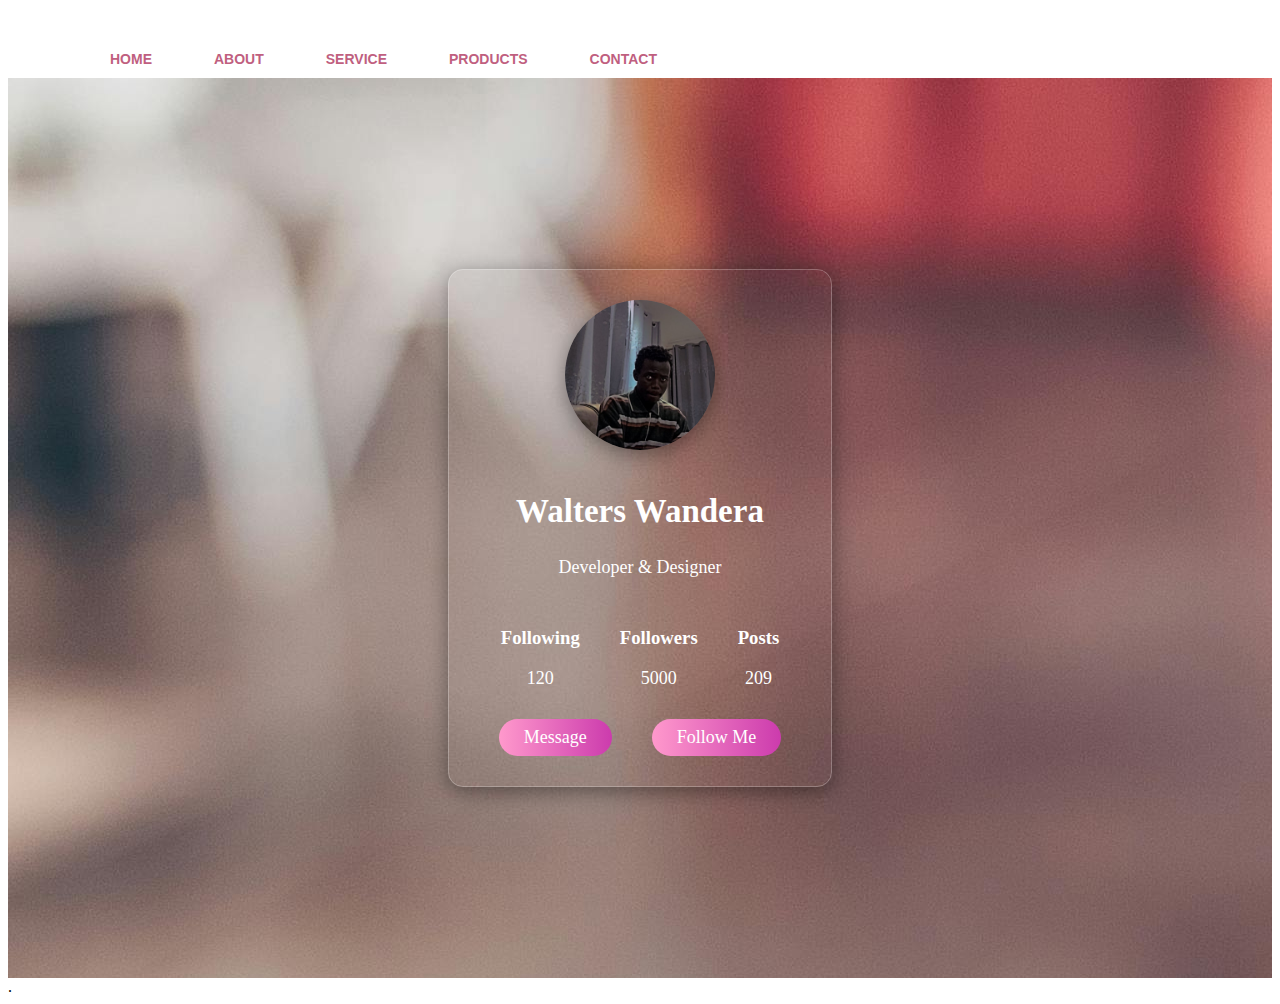
<file: walters_project1/contact.html>
<!DOCTYPE html>
<html lang="en">

<head>
    <title>HOME</title>
    <link rel="stylesheet" href="style_cont.css">
</head>
</div>
<div class="menu">
    <ul>
        <li><a href="index.html">HOME</a></li>
        <li><a href="about.html">ABOUT</a></li>
        <li><a href="service.html">SERVICE</a></li>
        <li><a href="products.html">PRODUCTS</a></li>
        <li><a href="contact.html">CONTACT</a></li>
    </ul>
</div>

<section class="main">
    <div class="profile-card">
        <div class="image">
            <img src="images/walt.jpg" alt="" class="profile-pic">
        </div>
        <div class="data">
            <h2>Walters Wandera</h2>
            <span>Developer & Designer</span>
        </div>
        <div class="row">
            <div class="info">
                <h3>Following</h3>
                <span>120</span>
            </div>
            <div class="info">
                <h3>Followers</h3>
                <span>5000</span>
            </div>
            <div class="info">
                <h3>Posts</h3>
                <span>209</span>
            </div>
        </div>
        <div class="buttons">
            <a href="https://www.instagram.com/" class="btn">Message</a>
            <a href="https://www.instagram.com/_astro.walt/" class="btn">Follow Me</a>
        </div>
    </div>
</section>

</body>

</html>


.
</file>
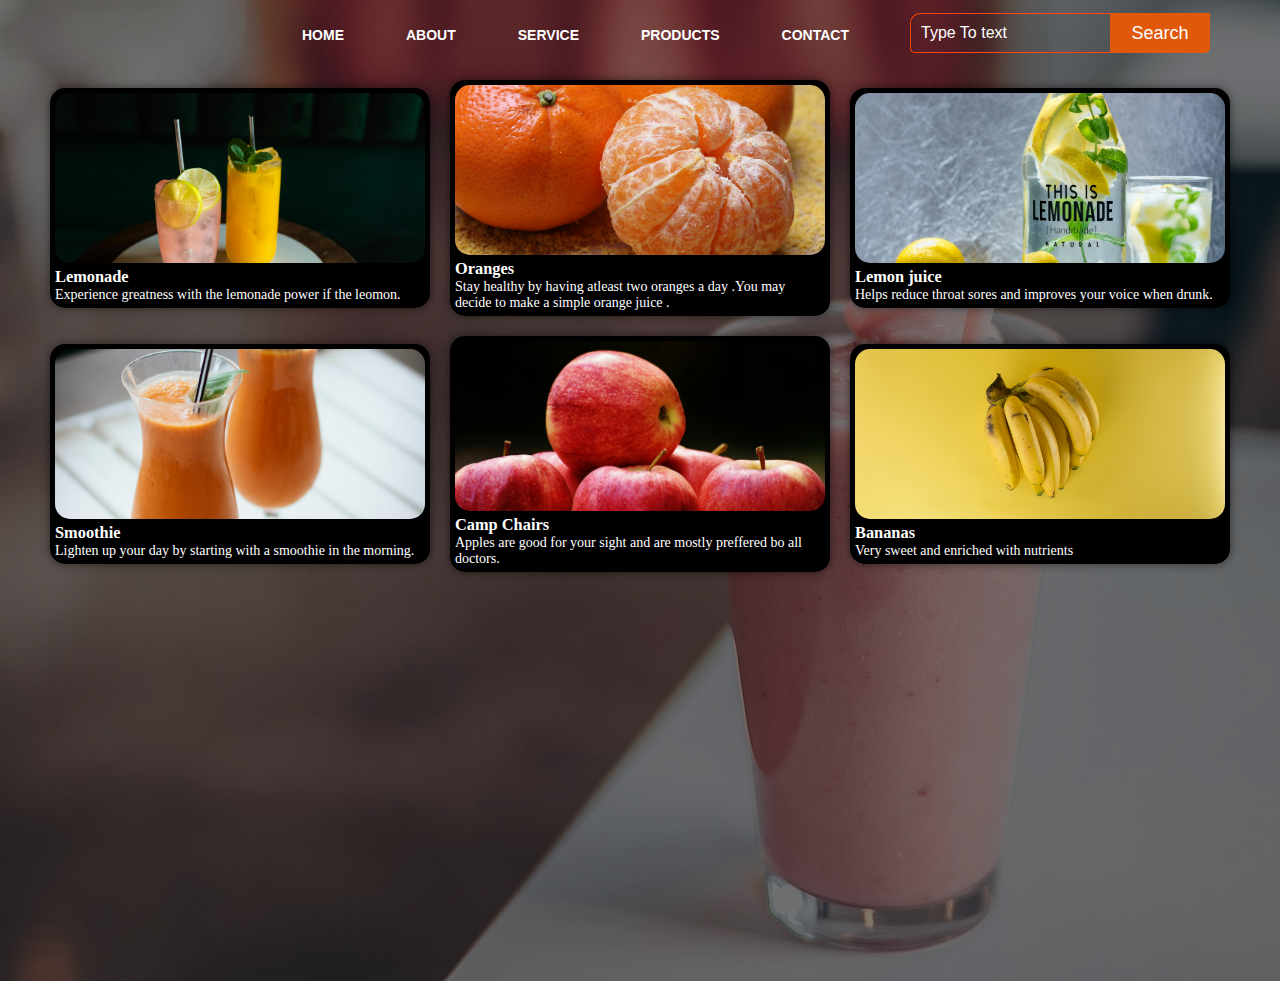
<file: walters_project1/products.html>
<!DOCTYPE html>
<html lang="en">

<head>
    <title>HOME</title>
    <link rel="stylesheet" href="style.css">
    <link rel="stylesheet" href="style_pros.css">
</head>

<body>

    <div class="main">
        <div class="navbar">
            <div class="icon">
                <h2 class="logo"></h2>
            </div>

            <div class="menu">
                <ul>
                    <li><a href="index.html">HOME</a></li>
                    <li><a href="about.html">ABOUT</a></li>
                    <li><a href="service.html">SERVICE</a></li>
                    <li><a href="products.html">PRODUCTS</a></li>
                    <li><a href="contact.html">CONTACT</a></li>
                </ul>
            </div>

            <div class="search">
                <input class="srch" type="search" name="" placeholder="Type To text">
                <a href="#"> <button class="btn">Search</button></a>
            </div>


            <section class="services" id="services">
                <ul class="cards">
                    <li class="card">
                        <img src="images/cocktail.jpg" alt="img">
                        <h3>Lemonade</h3>
                        <p>Experience greatness with the lemonade power if the leomon.</p>
                    </li>
                    <li class="card">
                        <img src="images/oranges.jpg" alt="img">
                        <h3>Oranges</h3>
                        <p>Stay healthy by having atleast two oranges a day .You may decide to make a simple orange juice .</p>
                    </li>
                    <li class="card">
                        <img src="images/lemonade.jpg" alt="img">
                        <h3>Lemon juice</h3>
                        <p>Helps reduce throat sores and improves your voice when drunk.</p>
                    </li>
                    <li class="card">
                        <img src="images/smoothie2.jpg" alt="img">
                        <h3>Smoothie</h3>
                        <p>Lighten up your day by starting with a smoothie in the morning.</p>
                    </li>
                    <li class="card">
                        <img src="images/apples.jpg" alt="img">
                        <h3>Camp Chairs</h3>
                        <p>Apples are good for your  sight and are mostly preffered bo all doctors.</p>
                    </li>
                    <li class="card">
                        <img src="images/bananas.jpg" alt="img">
                        <h3>Bananas</h3>
                        <p>Very sweet and enriched with nutrients</p>
                    </li>
                </ul>
            </section>
</body>

</html>
</file>
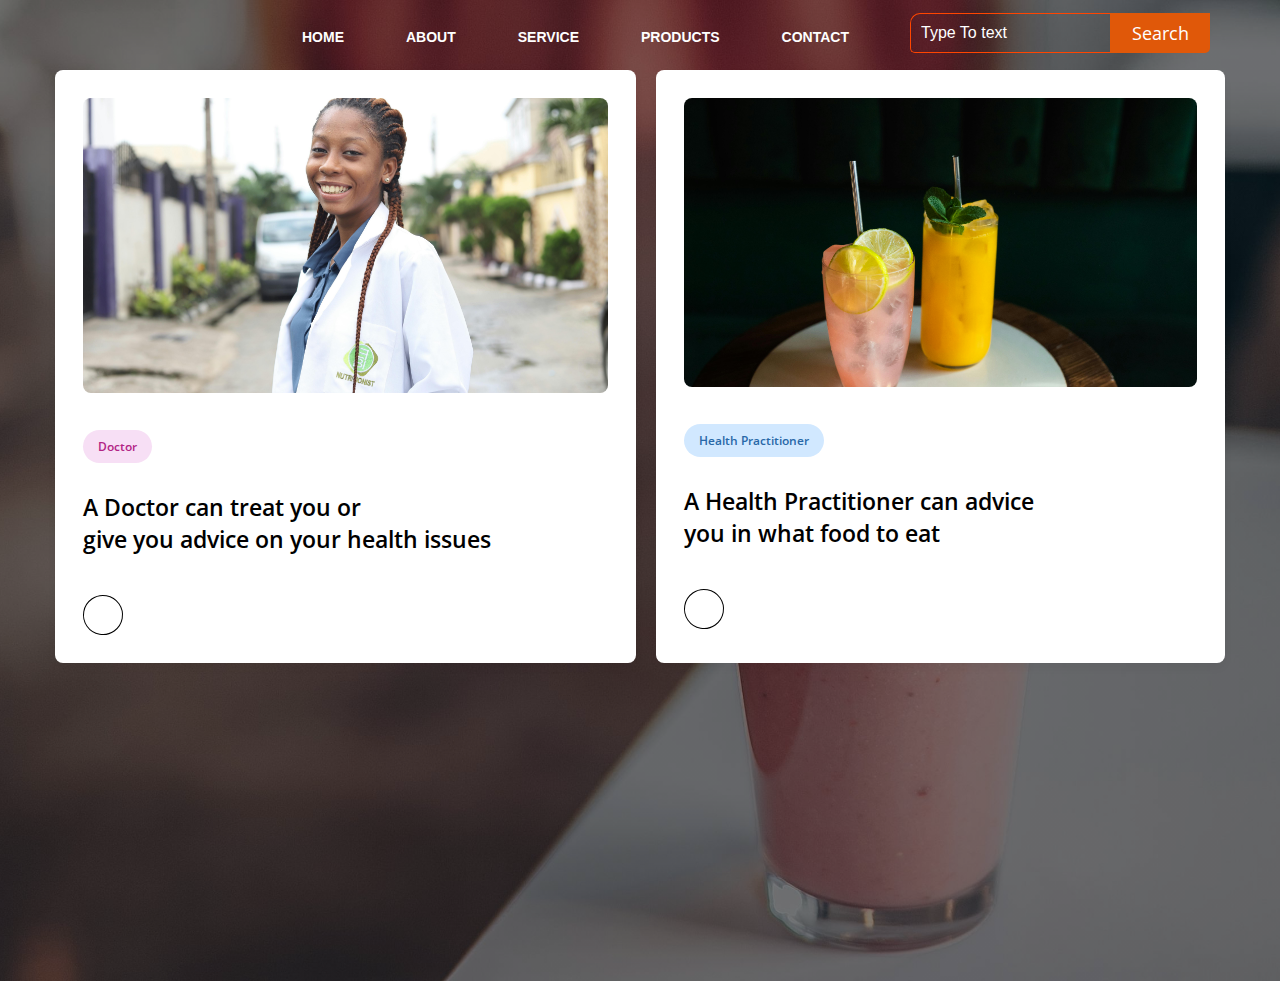
<file: walters_project1/service.html>
<!DOCTYPE html>
<html lang="en">

<head>
    <title>HOME</title>
    <link rel="stylesheet" href="style.css">
    <link rel="stylesheet" href="style_serv.css">
</head>

<body>

    <div class="main">
        <div class="navbar">
            <div class="icon">
                <h2 class="logo"></h2>
            </div>

            <div class="menu">
                <ul>
                    <li><a href="index.html">HOME</a></li>
                    <li><a href="about.html">ABOUT</a></li>
                    <li><a href="service.html">SERVICE</a></li>
                    <li><a href="products.html">PRODUCTS</a></li>
                    <li><a href="contact.html">CONTACT</a></li>
                </ul>
            </div>

            <div class="search">
                <input class="srch" type="search" name="" placeholder="Type To text">
                <a href="#"> <button class="btn">Search</button></a>
            </div>

            <div class="card-list">
                <a href="#" class="card-item">
                    <img src="images/health1.jpg" alt="Card Image">
                    <span class="developer">Doctor</span>
                    <h3>A Doctor can treat you or <br>give you advice on your health issues</h3>
                    <div class="arrow">
                        <i class="fas fa-arrow-right card-icon"></i>
                    </div>
                </a>
                <a href="#" class="card-item">
                    <img src="images/cocktail.jpg" alt="Card Image">
                    <span class="designer">Health Practitioner</span>
                    <h3>A Health Practitioner can advice <br>you in what food to eat </h3>
                    <div class="arrow">
                        <i class="fas fa-arrow-right card-icon"></i>
                    </div>
                </a>
            </div>

</body>
</file>
<file: walters_project1/style_cont.css>
@import url('https://fonts.googleapis.com/css2?family=Poppins:wght@200;300;400;500&display=swap');

.main{
  width: 100%;
  height: 100vh;
  display: flex;
  align-items: center;
  justify-content: center;
  background-image: url(1.jpg);
}
.profile-card{
  display: flex;
  flex-direction: column;
  align-items: center;
  max-width: auto;
  width: auto;
  border-radius: 15px;
  padding: 30px;
  border: 1px solid #ffffff40;
  box-shadow: 0 5px 20px rgba(0,0,0,0.4);
  color: #fff;
}
.image{
  position: relative;
  height: 150px;
  width: 150px;
}
.image .profile-pic{
  width: 100%;
  height: 100%;
  object-fit: cover;
  border-radius: 50%;
  box-shadow: 0 5px 20px rgba(0,0,0,0.4);
}
.data{
  display: flex;
  flex-direction: column;
  align-items: center;
  margin-top: 15px;
}
.data h2{
  font-size: 33px;
  font-weight: 600;
}
span{
  font-size: 18px;
}
.row{
  display: flex;
  align-items: center;
  margin-top: 30px;
}
.row .info{
  text-align: center;
  padding: 0 20px;
}
.buttons{
  display: flex;
  align-items: center;
  margin-top: 30px;
}
.buttons .btn{
  color: #fff;
  text-decoration: none;
  margin: 0 20px;
  padding: 8px 25px;
  border-radius: 25px;
  font-size: 18px;
  white-space: nowrap;
  background: linear-gradient(to left, #cc3bad 0%, #ff99cc 100%);
}
.buttons .btn:hover{
  box-shadow: inset 0 5px 20px rgba(0,0,0,0.4);
}


.menu{
    width: 400px;
    float: left;
    height: 70px;
}

ul{
    float: left;
    display: flex;
    justify-content: center;
    align-items: center;
}

ul li{
    list-style: none;
    margin-left: 62px;
    margin-top: 27px;
    font-size: 14px;
    background: local;
}

ul li a{
    text-decoration: none;
    color: #c05f7f;
    font-family: Arial;
    font-weight: bold;
    transition: o.4s ease-in-out;
}

ul li a:hover{
    color: #e05809;
}
</file>
<file: walters_project1/style.css>
*{
    margin: 0;
    padding: 0;
}

.main{
    width: 100%;
    background: linear-gradient(to top, rgb(0,0,0,0.5)50%,rgb(0,0,0,0.5)50%),url(1.jpg);
    background-position: center;
    background-size: cover;
    height: 109vh;
}

.navbar{
    width: 1200px;
    height: 75px;
    margin: auto;
}

.icon{
    width: 200px;
    float: left;
    height: 70px;
}

.logo{
    color: white;
    font-size: 35px;
    font-family: Arial;
    padding-left: 20px;
    padding-right: 25px;
    float: left;
    background: #e05809;
    border-radius: 25px;
    width: max-content;
    margin-top: 20px;
}

.menu{
    width: 400px;
    float: left;
    height: 70px;
}

ul{
    float: left;
    display: flex;
    justify-content: center;
    align-items: center;
}

ul li{
    list-style: none;
    margin-left: 62px;
    margin-top: 27px;
    font-size: 14px;
}

ul li a{
    text-decoration: none;
    color: #fff;
    font-family: Arial;
    font-weight: bold;
    transition: o.4s ease-in-out;
}

ul li a:hover{
    color: #e05809;
}

.search{
    width: 330px;
    float: left;
    margin-left: 270px;
}

.srch{
    font-family: 'Times New Roman';
    width: 200px;
    height: 40px;
    background: transparent;
    border: 1px solid orangered;
    margin-top: 13px;
    color: #fff;
    border-right: none;
    font-size: 16px;
    float: left;
    padding: 10px;
    border-bottom-left-radius: 5px;
    border-top-left-radius: 10px;
}

.btn{
    width: 100px;
    height: 40px;
    background: #e05809;
    border: 2px solid #e05809;
    margin-top: 13px;
    color: #fff;
    font-size: 18px;
    border-bottom-right-radius: 5px;
    border-bottom-right-radius: 5px;
}

.btn:focus{ 
    outline: none;
}

.srch:focus{
    outline: none;
}

.content{
    width: 1200px;
    height: auto;
    margin: auto;
    color: #ffffff;
    position: relative;
}

.content .par{
    padding-left: 20px;
    padding-bottom: 25px;
    font-family: Arial;
    letter-spacing: 1.2px;
    line-height: 30px;
    padding-top: 25px;
}

.content h1{
    font-family: 'Times New Roman';
    font-size: 50px;
    padding-left: 20px;
    margin-top: 9%;
    letter-spacing: 2px;
}

.content .cn{
    width: 160px;
    height: 40px;
    background: #ff7200;
    border: none;
    margin-bottom: 10px;
    margin-left: 20px;
    font-size: 18px;
    border-radius: 10px;
    cursor: pointer;
    transition: 0.4s ease;
    font-family: Arial;
    font-weight: bold;
}

.content .cn a{
    text-decoration: none;
    color: #ffffff;
    transition: 3s ease;
}

.content .cn:hover{
    background-color: #8b7d7d;
}

.content span{
    color: #e05809;
    font-size: 60px;
}

.form{
    width: 250px;
    height: 380px;
    background: linear-gradient(to top, rgba(0,0,0.8)50%,rgba(0,0,0.8)50%);
    position: absolute;
    top: -20px;
    left: 870px;
    border-radius: 10px;
    padding: 25px;
}

.form h2{
    width: 220px;
    font-family: sans-serif;
    text-align: center;
    color: #ffffff;
    font-size: 22px;
    background-color: linear-gradient(to top, rgba(0,0,0.8)50%,rgba(0,0,0.8)50%);
    border-radius: 10px;
    padding: 10px;
    margin-top: -20px;
}

.form input{
    width: 240px;
    height: 35px;
    background: transparent;
    border-bottom: 1px solid #ff7200;
    border-top: none;
    border-right: none;
    border-left: none;
    outline: none;
    color: #fff;
    background: transparent;
    padding: 10px;
    font-size: 14px;
    font-family: sans-serif;
}

.form input:focus{
    outline: none;
}

::placeholder{
    color: #fff;
    font-family: Arial;
}

.btnn{
    width: 240px;
    height: 35px;
    outline: none;
    border: none;
    background: #ff7200;
    font-size: 18px;
    border-radius: 10px;
    cursor: pointer;
    color: #fff;
    font-family: sans-serif;
    margin-top: 30px;
}

.btnn:hover{
    background-color: #fff;
    color: #ff7200;
    font-family: sans-serif;
}

.btnn a{
    text-decoration: none;
    color: #000;
    font-family: sans-serif;
    font-weight: bold;
}

.form .link{
    font-family: Arial;
    font-size: 14px;
    text-align: center;
    margin-top: 20px;
}

.form .link a{
    text-decoration: none;
    color: #ff7200;
}

.form .link a:hover{
    text-decoration: underline;
}

.form .link a{
    text-decoration: none;
    color: #ff7200;
}

.liw{
    padding-top: 15px;
    padding-bottom: 15px;
    font-family: Arial;
    font-size: 14px;
    text-align: center;
}

.icons a{
    text-decoration: none;
    color: #fff;
}
.icons ion-icon{
    color: #fff;
    font-size: 30px;
    padding-left: 14px;
    padding-top: 5px;
    transition: 0.3s ease;
}
.icons ion-icon:hover{
    color: #ff7200;
}
</file>
<file: walters_project1/style_pros.css>
.cards {
    display: flex;
    flex-wrap: wrap;
    border: 15px;
}

.card {
    width: calc(100% / 3 - 20px);
    margin: 10px;
    position: relative;
    border-radius: 15px;
    background: linear-gradient(to top, rgba(0,0,0.8)50%,rgba(0,0,0.8)50%);
    color: #fff;
    padding: 5px;
    box-sizing: border-box;
    box-shadow: 0 0 10px rgba(0,0,0,0.5);
}

.card :hover {
    transform: scale(1.05);
    transition: 0.3s ease-in-out;
    background: #ca5280;
}

.card img {
    width: 100%;
    height: 170px;
    object-fit: cover;
    border-radius: 15px;
}

@media (max-width: 768px) {
  .card {
        width: calc(100% - 20px);
    }
}
</file>
<file: walters_project1/style_serv.css>
/* Importing Google font - Open Sans */
@import url('https://fonts.googleapis.com/css2?family=Open+Sans:wght@300;400;500;600;700&display=swap');
* {
    margin: 0;
    padding: 0;
    box-sizing: border-box;
    font-family: 'Open Sans', sans-serif;
}
body {
    background: #ecececdb;
}
.card-list {
    display: grid;
    grid-template-columns: repeat(auto-fill, minmax(300px, 1fr));
    max-width: 1250px;
    margin: 150px auto;
    padding: 20px;
    gap: 20px;
    display: flex;
    flex-direction: row;
    justify-content: space-between;
    width: 100%;
    margin: 0 auto;
    padding: 0 15px;
}
.card-list .card-item {
    background: #fff;
    padding: 26px;
    border-radius: 8px;
    box-shadow: 0px 5px 10px rgba(0, 0, 0, 0.04);
    list-style: none;
    cursor: pointer;
    text-decoration: none;
    border: 2px solid transparent;
    transition: border 0.5s ease;
}
.card-list .card-item:hover {
    border: 2px solid #000;
}
.card-list .card-item img {
    width: 100%;
    aspect-ratio: 16/9;
    border-radius: 8px;
    object-fit: cover;
}
.card-list span {
    display: inline-block;
    background: #F7DFF5;
    margin-top: 32px;
    padding: 8px 15px;
    font-size: 0.75rem;
    border-radius: 50px;
    font-weight: 600;
}
.card-list .developer {
    background-color: #F7DFF5; 
    color: #B22485;
}   
.card-list .designer {
    background-color: #d1e8ff;
    color: #2968a8;
}
.card-list .editor {
    background-color: #d6f8d6; 
    color: #205c20;
}
.card-item h3 {
    color: #000;
    font-size: 1.438rem;
    margin-top: 28px;
    font-weight: 600;
}
.card-item .arrow {
    display: flex;
    align-items: center;
    justify-content: center;
    transform: rotate(-35deg);
    height: 40px;
    width: 40px;
    color: #000;
    border: 1px solid #000;
    border-radius: 50%;
    margin-top: 40px;
    transition: 0.2s ease;
}
.card-list .card-item:hover .arrow  {
    background: #000;
    color: #fff; 
}
@media (max-width: 1200px) {
    .card-list .card-item {
        padding: 15px;
    }
}
@media screen and (max-width: 980px) {
    .card-list {
        margin: 0 auto;
    }
}
</file>
